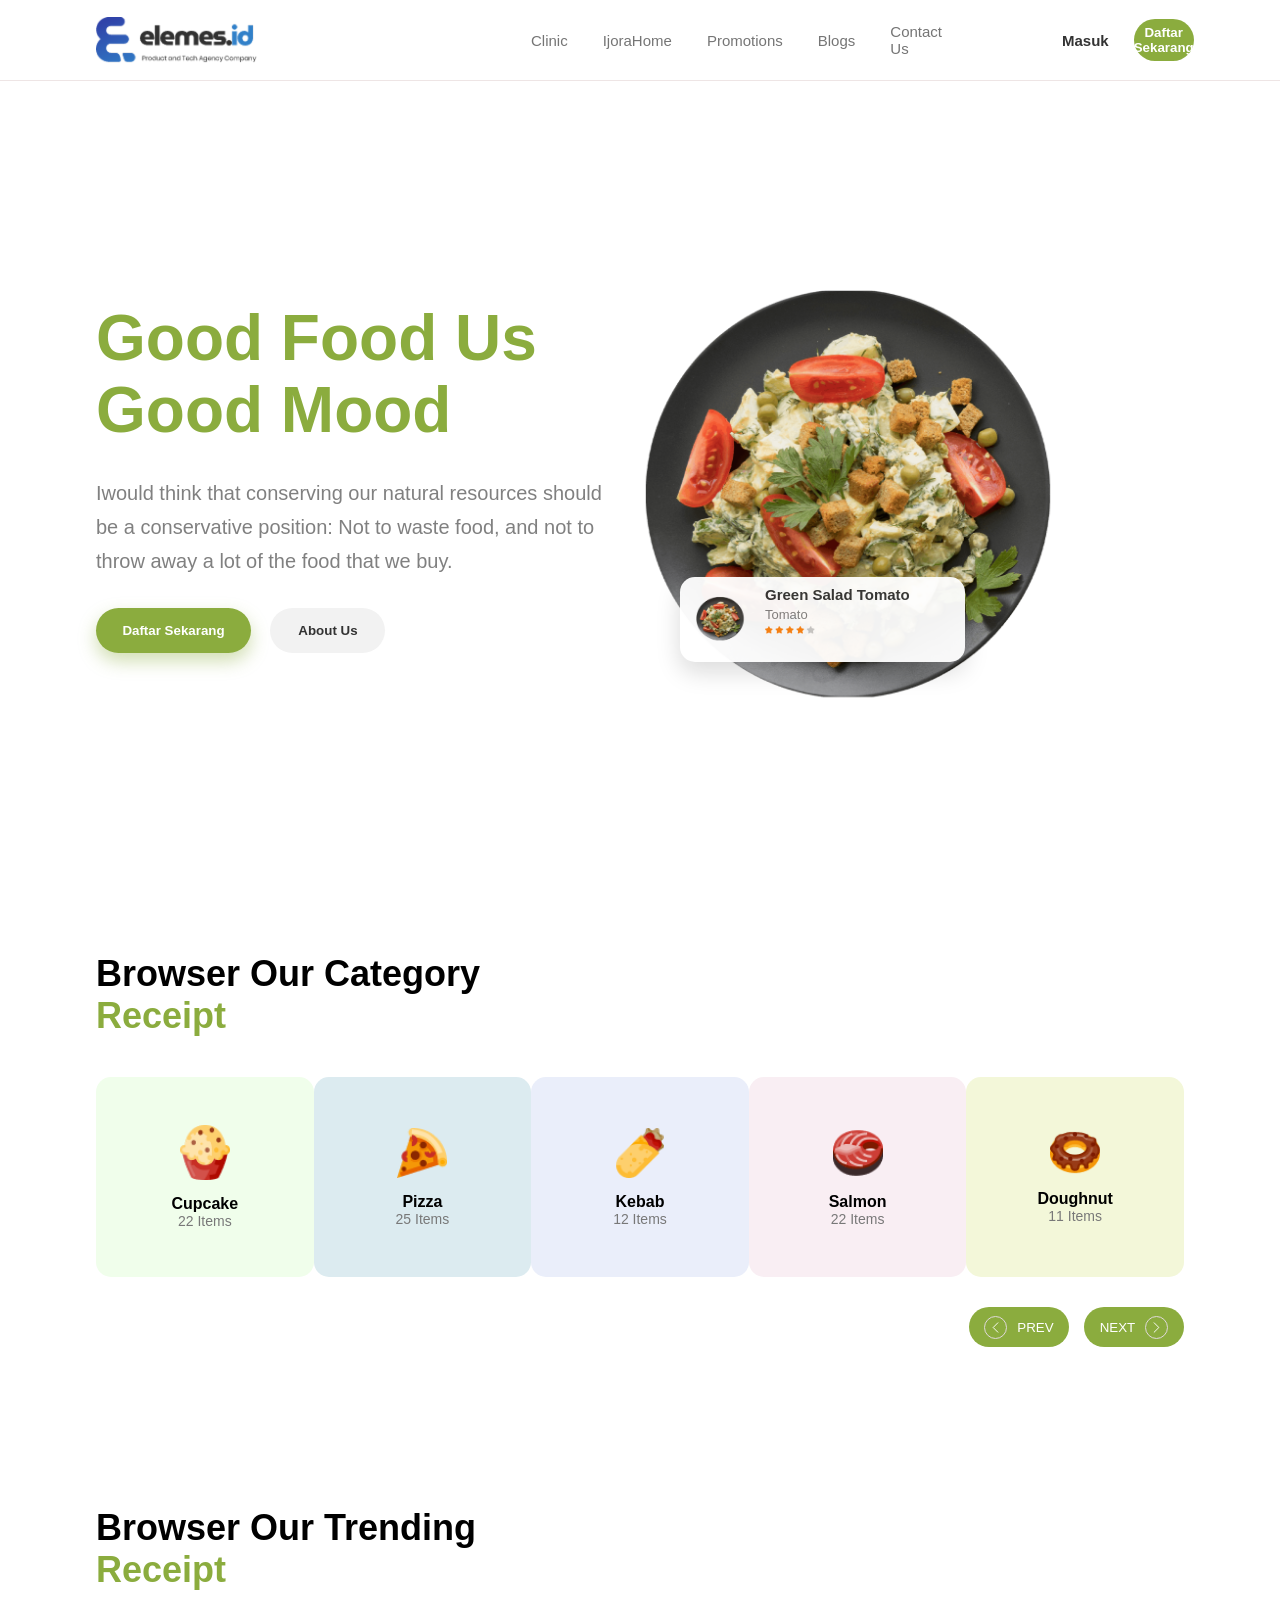
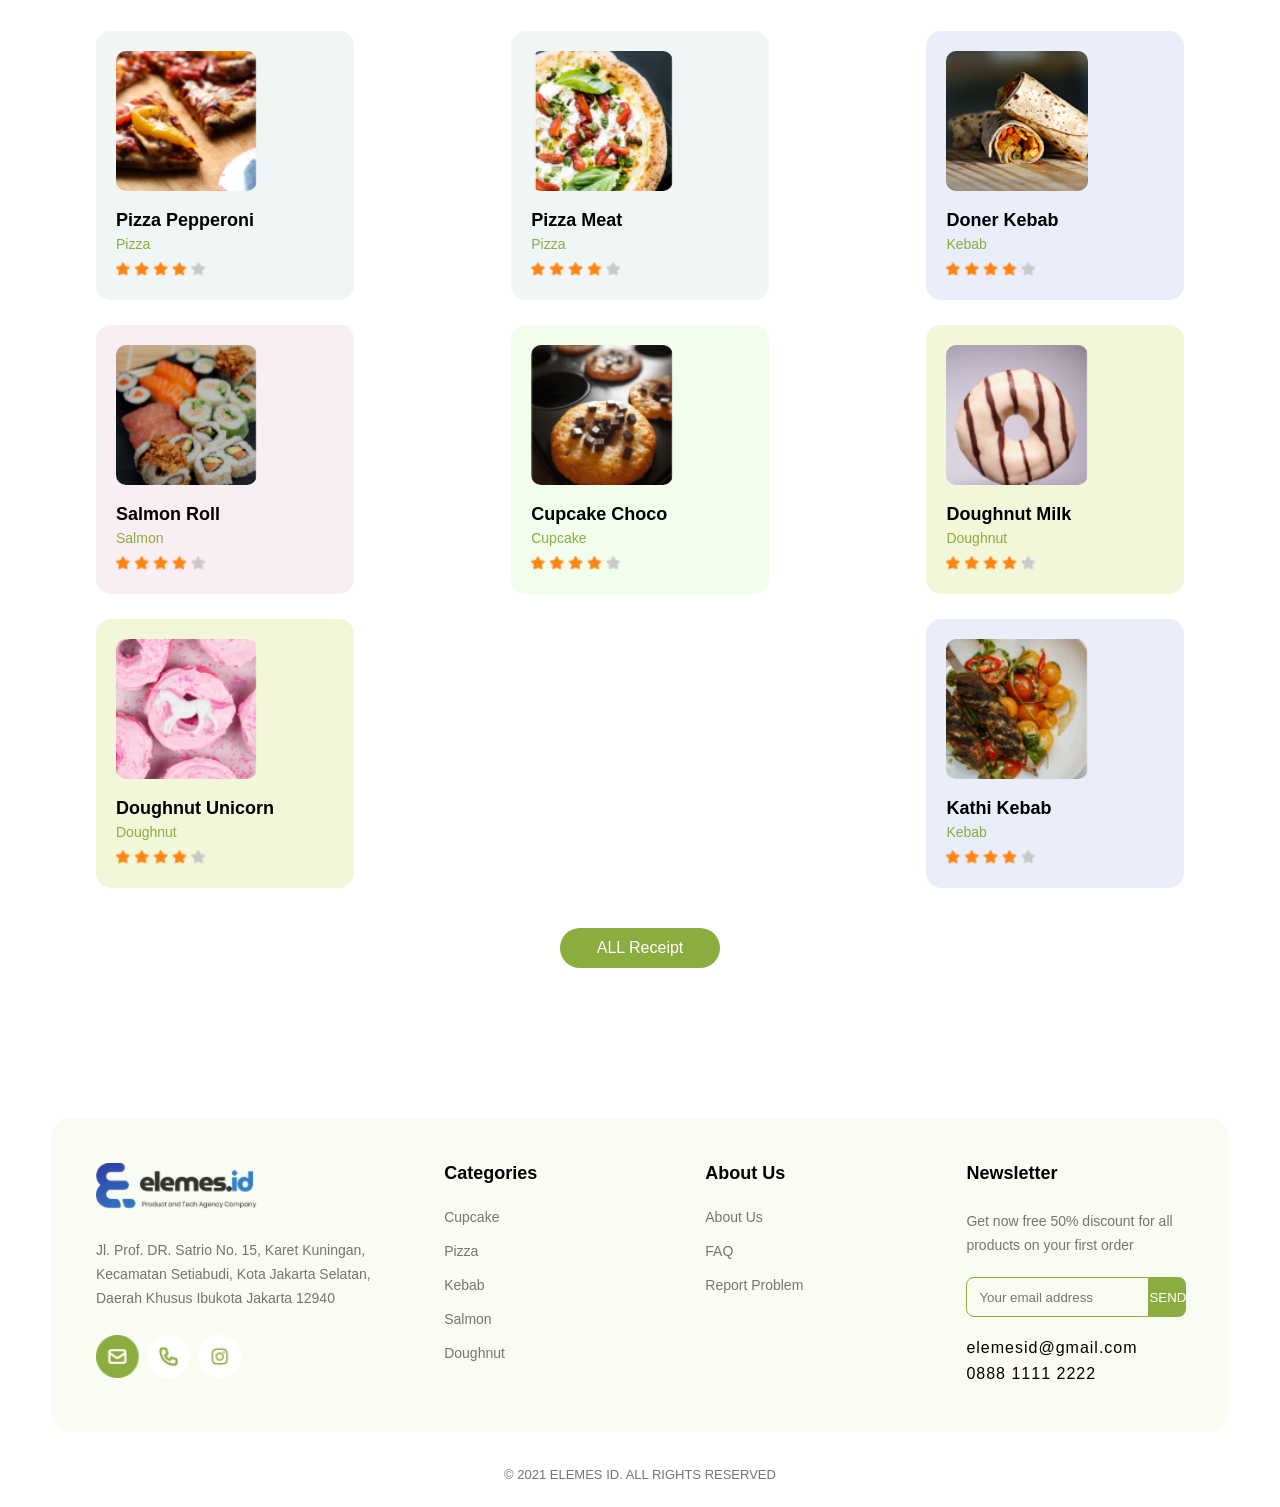
<file: index.html>
<!doctype html>
<html lang="en">
  <head>
    <meta charset="UTF-8" />
    <meta name="viewport" content="width=device-width, initial-scale=1.0" />
    <title>elemes.ID</title>
    <link rel="stylesheet" href="./style.css" />
  </head>
  <body>
    <header>
      <div class="header">
        <img src="./images/image 55.png" alt="" class="logo1" />

        <a href="./vazifai2/vazifa1.html" class="link1">Clinic</a>
        <a href="./vazifai3/vazifa2.html" class="link1">IjoraHome</a>
        <a href="" class="link1">Promotions</a>
        <a href="" class="link1">Blogs</a>
        <a href="" class="link1">Contact Us</a>

        <a href="" class="link2">Masuk</a>

        <button class="button1">Daftar Sekarang</button>
      </div>
    </header>

    <section class="section1">
      <div class="container1">
        <div class="div1">
          <h1 class="title1">
            Good Food Us <br />
            Good Mood
          </h1>

          <p class="subtitle1">
            Iwould think that conserving our natural resources should be a
            conservative position: Not to waste food, and not to throw away a
            lot of the food that we buy.
          </p>

          <button class="button2">Daftar Sekarang</button>
          <button class="button3">About Us</button>
        </div>

        <div class="div2">
          <img src="./images/Mask Group.png" alt="" class="img1" />

          <div class="div3">
            <img src="./images/Mask Group.png" alt="" class="img2" />

            <div>
              <h3 class="title2">Green Salad Tomato</h3>
              <p class="subtitle2">Tomato</p>

              <img src="images/Group 402.png" alt="" class="img3" />
            </div>
          </div>
        </div>
      </div>
    </section>

    <section class="section2">
      <div class="container2">
        <h1 class="title3">
          Browser Our Category <br />
          <span class="span1">Receipt</span>
        </h1>

        <div class="div4">
          <div class="div5" style="background-color: rgba(240, 254, 235, 1)">
            <img src="./images/cupcake.png" class="img3" />
            <p class="parag2">Cupcake</p>
            <p class="parag3">22 Items</p>
          </div>

          <div class="div6">
            <img src="./images/pizza 1.png" class="img3" />
            <p class="parag2">Pizza</p>
            <p class="parag3">25 Items</p>
          </div>

          <div class="div5" style="background-color: rgba(234, 238, 250, 1)">
            <img src="./images/kebab 1.png" class="img3" />
            <p class="parag2">Kebab</p>
            <p class="parag3">12 Items</p>
          </div>

          <div class="div5" style="background-color: rgba(249, 238, 243, 1)">
            <img src="./images/salmon 1.png" class="img3" />
            <p class="parag2">Salmon</p>
            <p class="parag3">22 Items</p>
          </div>

          <div class="div5" style="background-color: rgba(243, 247, 217, 1)">
            <img src="./images/doughnut 1.png" class="img3" />
            <p class="parag2">Doughnut</p>
            <p class="parag3">11 Items</p>
          </div>
        </div>

        <div class="div7">
          <button class="button4">
            <svg
              xmlns="http://www.w3.org/2000/svg"
              fill="none"
              viewBox="0 0 24 24"
              stroke-width="1.5"
              stroke="currentColor"
              class="icon1"
            >
              <path
                stroke-linecap="round"
                stroke-linejoin="round"
                d="M15.75 19.5 8.25 12l7.5-7.5"
              />
            </svg>
            PREV
          </button>
          <button class="button4">
            NEXT
            <svg
              xmlns="http://www.w3.org/2000/svg"
              fill="none"
              viewBox="0 0 24 24"
              stroke-width="1.5"
              stroke="currentColor"
              class="icon1"
            >
              <path
                stroke-linecap="round"
                stroke-linejoin="round"
                d="m8.25 4.5 7.5 7.5-7.5 7.5"
              />
            </svg>
          </button>
        </div>
      </div>
    </section>

    <section class="section3">
      <div class="container3">
        <h1 class="title4">
          Browser Our Trending <br />
          <span class="span1">Receipt</span>
        </h1>

        <div class="div8">
          <div class="div9">
            <img src="./images/pizza peperoni.png" class="img4" />

            <h3 class="title5">Pizza Pepperoni</h3>
            <p class="parag4">Pizza</p>

            <img src="./images/Group 402.png" class="img5" />
          </div>

          <div class="div9">
            <img src="./images/pizza meat.png" class="img4" />

            <h3 class="title5">Pizza Meat</h3>
            <p class="parag4">Pizza</p>

            <img src="./images/Group 402.png" class="img5" />
          </div>

          <div class="div9" style="background-color: rgba(234, 238, 250, 1)">
            <img src="./images/shaurma.png" class="img4" />

            <h3 class="title5">Doner Kebab</h3>
            <p class="parag4">Kebab</p>

            <img src="./images/Group 402.png" class="img5" />
          </div>

          <div class="div9" style="background-color: rgba(249, 238, 243, 1)">
            <img src="./images/salmon roll.png" class="img4" />

            <h3 class="title5">Salmon Roll</h3>
            <p class="parag4">Salmon</p>

            <img src="./images/Group 402.png" class="img5" />
          </div>

          <div class="div9" style="background-color: rgba(240, 254, 235, 1)">
            <img src="./images/cupcake choko.png" class="img4" />

            <h3 class="title5">Cupcake Choco</h3>
            <p class="parag4">Cupcake</p>

            <img src="./images/Group 402.png" class="img5" />
          </div>

          <div class="div9" style="background-color: rgba(243, 247, 217, 1)">
            <img src="./images/doughnat milk.png" class="img4" />

            <h3 class="title5">Doughnut Milk</h3>
            <p class="parag4">Doughnut</p>

            <img src="./images/Group 402.png" class="img5" />
          </div>

          <div class="div9" style="background-color: rgba(243, 247, 217, 1)">
            <img src="./images/doughnat unicorn.png" class="img4" />

            <h3 class="title5">Doughnut Unicorn</h3>
            <p class="parag4">Doughnut</p>

            <img src="./images/Group 402.png" class="img5" />
          </div>

          <div class="div9" style="background-color: rgba(234, 238, 250, 1)">
            <img src="./images/kathi kabab.png" class="img4" />

            <h3 class="title5">Kathi Kebab</h3>
            <p class="parag4">Kebab</p>

            <img src="./images/Group 402.png" class="img5" />
          </div>
        </div>

        <div class="div10">
          <button class="button5">ALL Receipt</button>
        </div>
      </div>
    </section>

    <footer>
      <div class="container4">
        <div class="div11">
          <img src="./images/image 55.png" class="logo2" />

          <p class="parag5">
            Jl. Prof. DR. Satrio No. 15, Karet Kuningan, Kecamatan Setiabudi,
            Kota Jakarta Selatan, Daerah Khusus Ibukota Jakarta 12940
          </p>

          <div class="div12">

            <img src="./images/Frame 442.png" class="img6" />
          </div>
        </div>

        <div class="div13">
          <h3 class="title6">Categories</h3>

          <a href="" class="link3">Cupcake</a>
          <a href="" class="link3">Pizza</a>
          <a href="" class="link3">Kebab</a>
          <a href="" class="link3">Salmon</a>
          <a href="" class="link3">Doughnut</a>
        </div>

        <div class="div13">
          <h3 class="title6">About Us</h3>

          <a href="" class="link3">About Us</a>
          <a href="" class="link3">FAQ</a>
          <a href="" class="link3">Report Problem</a>
        </div>

        <div class="div13">
          <h3 class="title6">Newsletter</h3>

          <p class="parag6">
            Get now free 50% discount for all products on your first order
          </p>

          <div class="div14">
            <input type="text" placeholder="Your email address" class="input1"/>
            <button class="button6">SEND</button>
          </div>

          <p class="parag7">elemesid@gmail.com</p>
          <p class="parag7"> 0888 1111 2222 </p>
        </div>
      </div>

      <p class="parag8">© 2021 ELEMES ID. ALL RIGHTS RESERVED</p>
    </footer>
  </body>
</html>
</file>
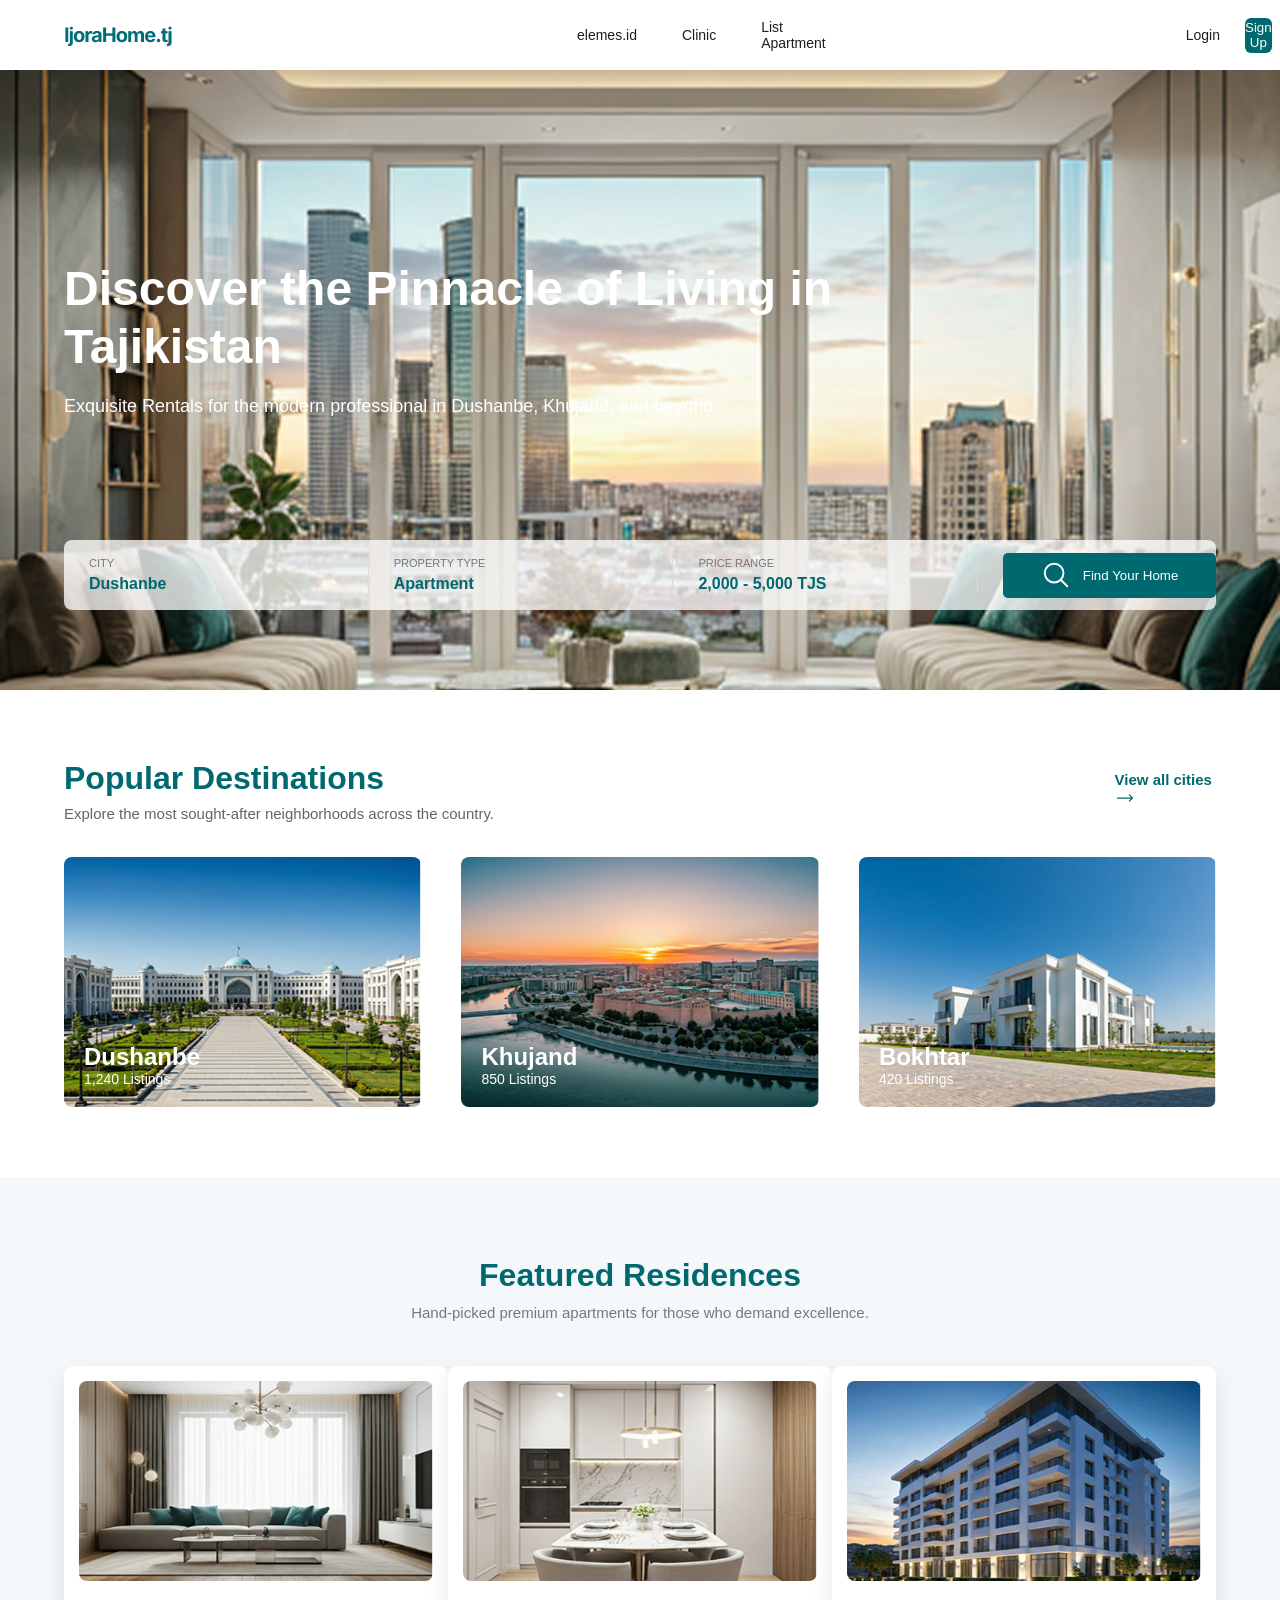
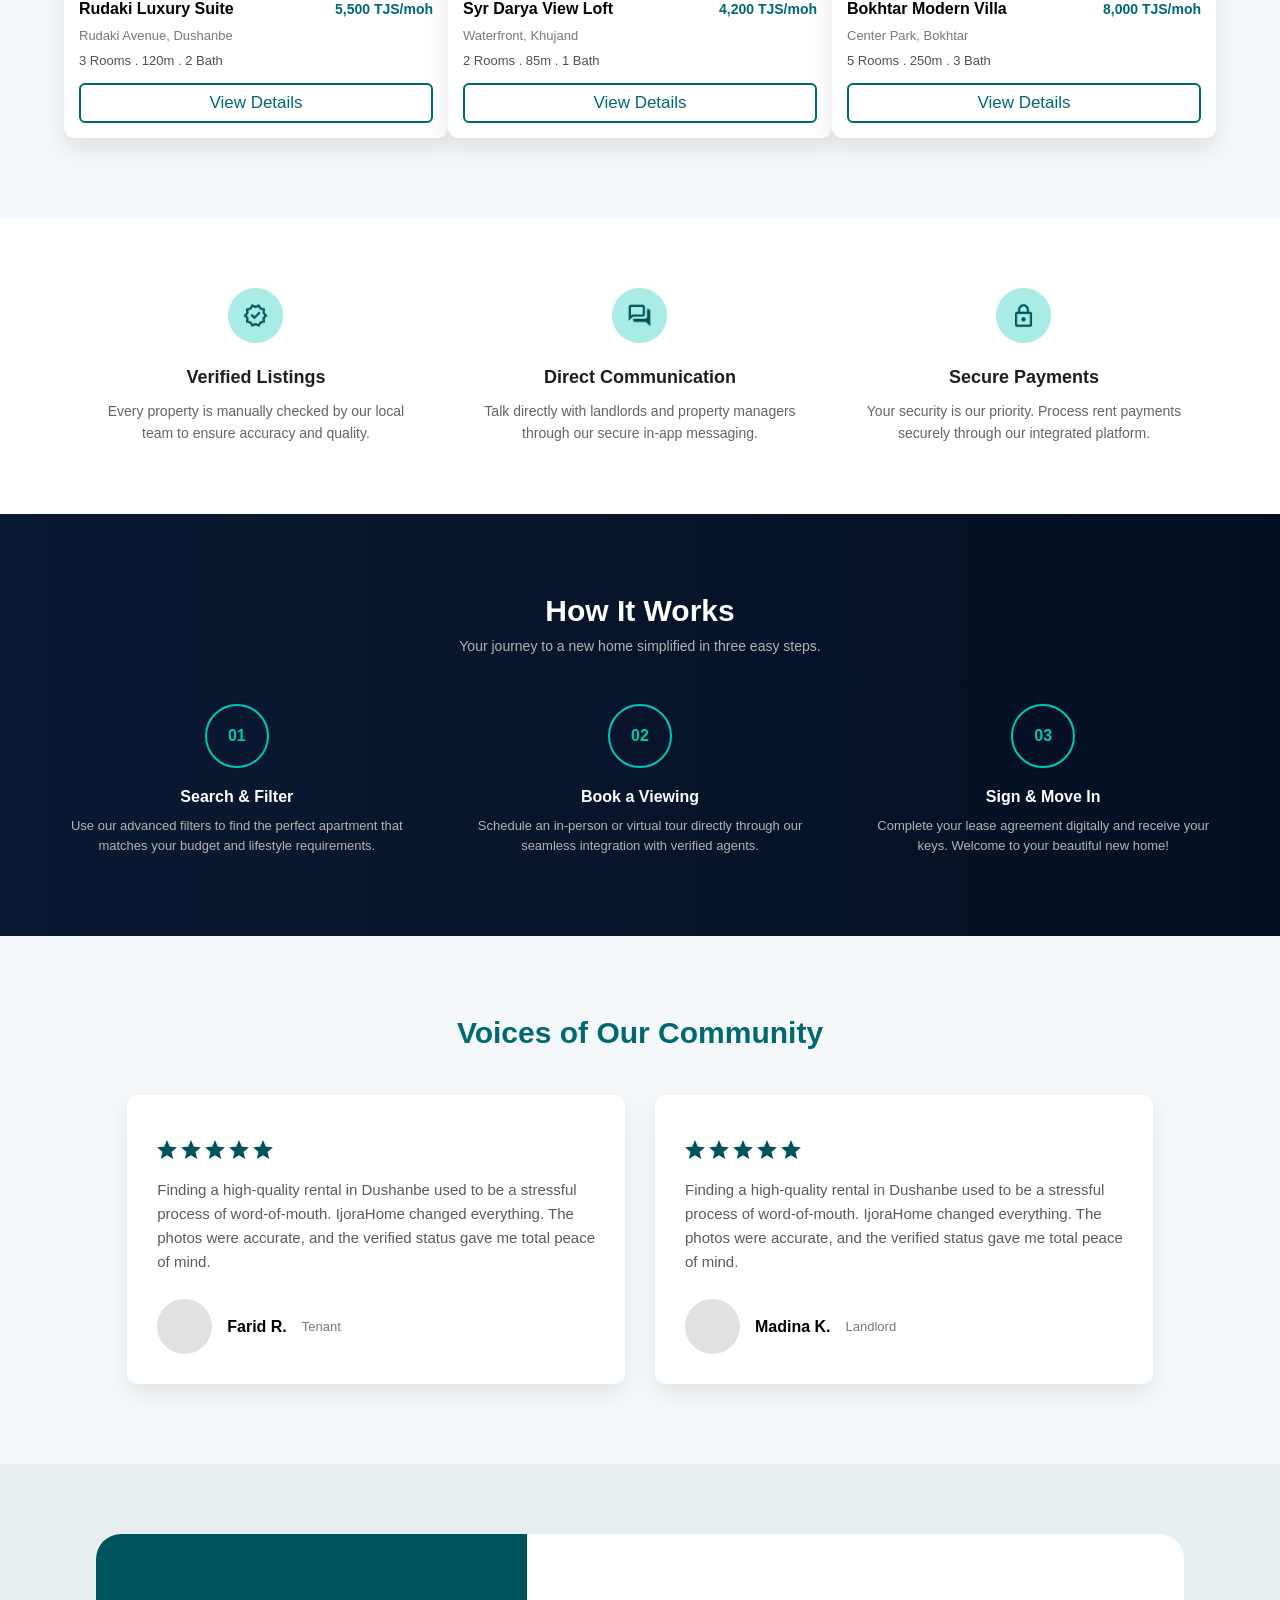
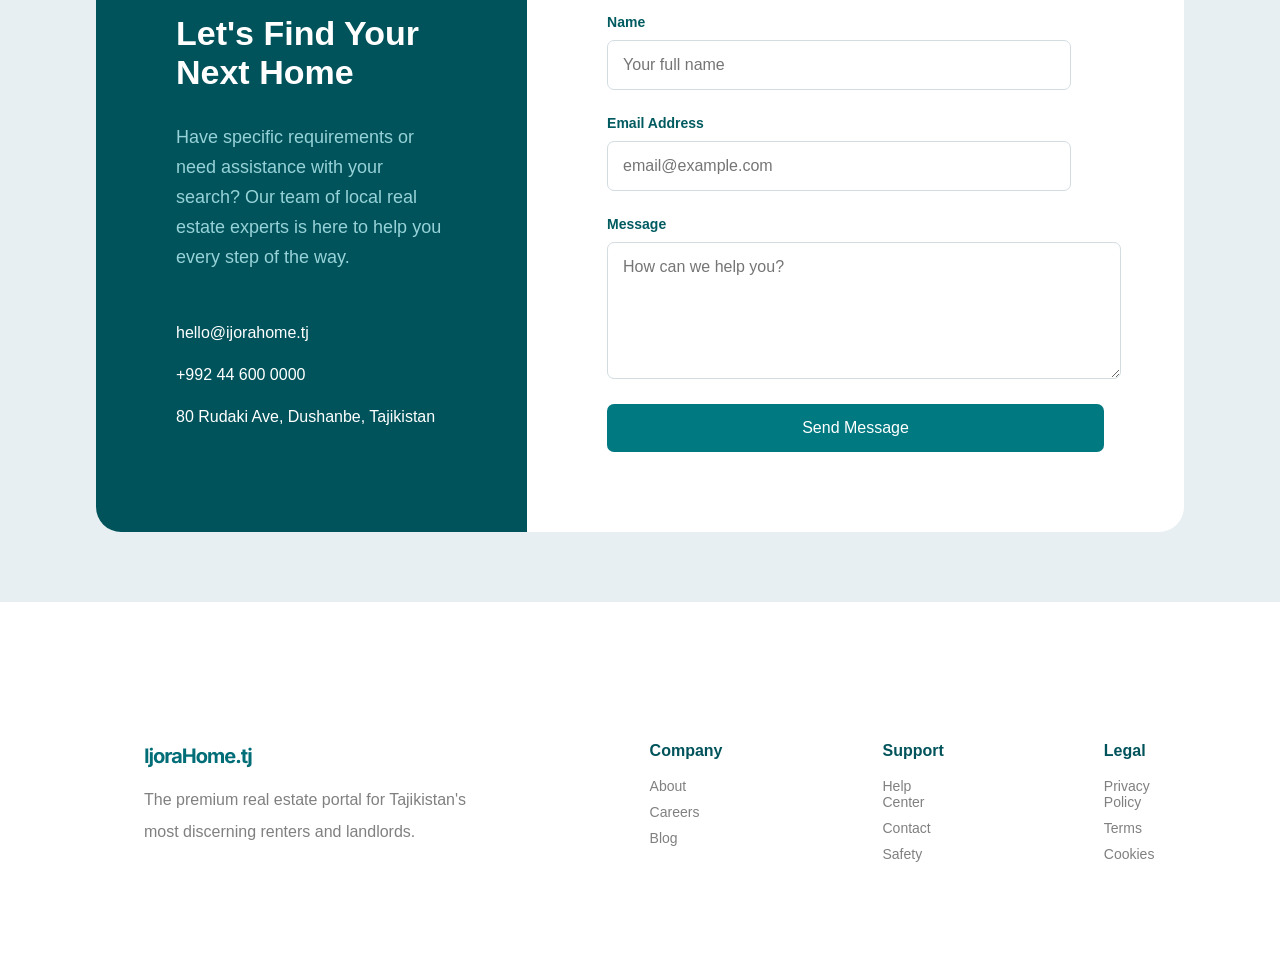
<file: vazifai3/vazifa2.html>
<!doctype html>
<html lang="en">
  <head>
    <meta charset="UTF-8" />
    <meta name="viewport" content="width=device-width, initial-scale=1.0" />
    <title>IjoraHome.tj</title>
    <link rel="stylesheet" href="./vazifa2.css" />
  </head>
  <body>
    <header>
      <div class="header">
        <img src="./images3/Container.png" alt="" class="logo1" />

        <a href="../index.html" class="link1">elemes.id</a>
        <a href="../vazifai2/vazifa1.html" class="link1">Clinic</a>
        <a href="" class="link1">List Apartment</a>

        <a href="" class="link2">Login</a>
        <button class="button1">Sign Up</button>
      </div>

      <svg
        xmlns="http://www.w3.org/2000/svg"
        fill="none"
        viewBox="0 0 24 24"
        stroke-width="1.5"
        stroke="currentColor"
        class="icon1"
      >
        <path
          stroke-linecap="round"
          stroke-linejoin="round"
          d="M3.75 6.75h16.5M3.75 12h16.5m-16.5 5.25h16.5"
        />
      </svg>
    </header>
    
    <section class="section1">
      <div class="container1">
        <div class="div1">
          <h1 class="title1">
            Discover the Pinnacle of Living in <br />
            Tajikistan
          </h1>
          
          <p class="parag1">
            Exquisite Rentals for the modern professional in Dushanbe, Khujand,
            and beyond.
          </p>
        </div>

        <div class="div2">
          <div class="div3">
            <p class="parag2">CITY</p>
            <h3 class="title2">Dushanbe</h3>
          </div>

          <div class="div3">
            <p class="parag2">PROPERTY TYPE</p>
            <h3 class="title2">Apartment</h3>
          </div>

          <div class="div3">
            <p class="parag2">PRICE RANGE</p>
            <h3 class="title2">2,000 - 5,000 TJS</h3>
          </div>

          <button class="button2">
            <svg
              xmlns="http://www.w3.org/2000/svg"
              fill="none"
              viewBox="0 0 24 24"
              stroke-width="1.5"
              stroke="currentColor"
              class="icon-search"
            >
              <path
                stroke-linecap="round"
                stroke-linejoin="round"
                d="m21 21-5.197-5.197m0 0A7.5 7.5 0 1 0 5.196 5.196a7.5 7.5 0 0 0 10.607 10.607Z"
              />
            </svg>
            Find Your Home
          </button>
        </div>
      </div>
    </section>

    <section class="section2">
      <div class="container2">
        <div class="div4">
          <div>
            <h1 class="title3">Popular Destinations</h1>
            <p class="parag3">
              Explore the most sought-after neighborhoods across the country.
            </p>
          </div>

          <a href="" class="link3"
            >View all cities
            <svg
              xmlns="http://www.w3.org/2000/svg"
              fill="none"
              viewBox="0 0 24 24"
              stroke-width="1.5"
              stroke="currentColor"
              class="left-arrow"
            >
              <path
                stroke-linecap="round"
                stroke-linejoin="round"
                d="M17.25 8.25 21 12m0 0-3.75 3.75M21 12H3"
              />
            </svg>
          </a>
        </div>

        <div class="div5">
          <div class="div6">
            <img src="./images3/dushnabe.png" class="img1" />
            <div class="div7">
              <h2 class="title4">Dushanbe</h2>
              <p class="parag4">1,240 Listings</p>
            </div>
          </div>

          <div class="div6">
            <img src="./images3/khujand.png" class="img1" />
            <div class="div7">
              <h2 class="title4">Khujand</h2>
              <p class="parag4">850 Listings</p>
            </div>
          </div>

          <div class="div6">
            <img src="./images3/bokhtar.png" class="img1" />
            <div class="div7">
              <h2 class="title4">Bokhtar</h2>
              <p class="parag4">420 Listings</p>
            </div>
          </div>
        </div>
      </div>
    </section>

    <section class="section3">
      <div class="container3">
        <h1 class="title5">Featured Residences</h1>
        <p class="parag5">
          Hand-picked premium apartments for those who demand excellence.
        </p>

        <div class="div8">
          <div class="div9">
            <img src="./images3/home1.png" class="img2" />

            <div class="div10">
              <h3 class="title6">Rudaki Luxury Suite</h3>
              <p class="price1">5,500 TJS/moh</p>
            </div>

            <p class="parag6">Rudaki Avenue, Dushanbe</p>

            <p class="parag7">3 Rooms . 120m . 2 Bath</p>

            <button class="button3">View Details</button>
          </div>

          <div class="div9">
            <img src="./images3/home2.png" class="img2" />

            <div class="div10">
              <h3 class="title6">Syr Darya View Loft</h3>
              <p class="price1">4,200 TJS/moh</p>
            </div>

            <p class="parag6">Waterfront, Khujand</p>

            <p class="parag7">2 Rooms . 85m . 1 Bath</p>

            <button class="button3">View Details</button>
          </div>

          <div class="div9">
            <img src="./images3/home3.png" class="img2" />

            <div class="div10">
              <h3 class="title6">Bokhtar Modern Villa</h3>
              <p class="price1">8,000 TJS/moh</p>
            </div>

            <p class="parag6">Center Park, Bokhtar</p>

            <p class="parag7">5 Rooms . 250m . 3 Bath</p>

            <button class="button3">View Details</button>
          </div>
        </div>
      </div>
    </section>

    <section class="section4">
      <div class="container4">
        <div class="div11">
          <img src="./images3/logo1.png" class="img3" />

          <h3 class="title7">Verified Listings</h3>

          <p class="parag8">
            Every property is manually checked by our local team to ensure
            accuracy and quality.
          </p>
        </div>

        <div class="div11">
          <img src="./images3/logo2.png" class="img3" />

          <h3 class="title7">Direct Communication</h3>

          <p class="parag8">
            Talk directly with landlords and property managers through our
            secure in-app messaging.
          </p>
        </div>

        <div class="div11">
          <img src="./images3/logo3.png" class="img3" />

          <h3 class="title7">Secure Payments</h3>

          <p class="parag8">
            Your security is our priority. Process rent payments securely
            through our integrated platform.
          </p>
        </div>
      </div>
    </section>

    <section class="section5">
      <div class="container5">
        <h1 class="title8">How It Works</h1>
        <p class="parag9">
          Your journey to a new home simplified in three easy steps.
        </p>

        <div class="div12">
          <div class="div13">
            <div class="circle1">01</div>

            <h3 class="title9">Search & Filter</h3>
            <p class="parag10">
              Use our advanced filters to find the perfect apartment that
              matches your budget and lifestyle requirements.
            </p>
          </div>

          <div class="div13">
            <div class="circle1">02</div>

            <h3 class="title9">Book a Viewing</h3>
            <p class="parag10">
              Schedule an in-person or virtual tour directly through our
              seamless integration with verified agents.
            </p>
          </div>

          <div class="div13">
            <div class="circle1">03</div>

            <h3 class="title9">Sign & Move In</h3>
            <p class="parag10">
              Complete your lease agreement digitally and receive your keys.
              Welcome to your beautiful new home!
            </p>
          </div>
        </div>
      </div>
    </section>

    <section class="section6">
      <div class="container6">
        <h1 class="title10">Voices of Our Community</h1>

        <div class="div14">
          <div class="div15">
            <img src="./images3/sitoraho.png" class="img4" />

            <p class="parag11">
              Finding a high-quality rental in Dushanbe used to be a stressful
              process of word-of-mouth. IjoraHome changed everything. The photos
              were accurate, and the verified status gave me total peace of
              mind.
            </p>

            <div class="div16">
              <div class="user"></div>
              <h3 class="title11">Farid R.</h3>
              <p class="parag12">Tenant</p>
            </div>
          </div>

          <div class="div15">
            <img src="./images3/sitoraho.png" class="img4" />

            <p class="parag11">
              Finding a high-quality rental in Dushanbe used to be a stressful
              process of word-of-mouth. IjoraHome changed everything. The photos
              were accurate, and the verified status gave me total peace of
              mind.
            </p>

            <div class="div16">
              <div class="user"></div>
              <h3 class="title11">Madina K.</h3>
              <p class="parag12">Landlord</p>
            </div>
          </div>
        </div>
      </div>
    </section>

    <section class="section7">
      <div class="container7">
        <div class="div17">
          <h1 class="title12">Let's Find Your Next Home</h1>

          <p class="parag13">
            Have specific requirements or need assistance with your search? Our
            team of local real estate experts is here to help you every step of
            the way.
          </p>

          <p class="parag14">hello@ijorahome.tj</p>
          <p class="parag14">+992 44 600 0000</p>
          <p class="parag14">80 Rudaki Ave, Dushanbe, Tajikistan</p>
        </div>

        <div class="div18">
          <p class="parag15">Name</p>
          <input type="text" placeholder="Your full name" class="input1" />

          <p class="parag15">Email Address</p>
          <input type="text" placeholder="email@example.com" class="input1" />

          <p class="parag15">Message</p>
          <textarea
            placeholder="How can we help you?"
            class="input2"
          ></textarea>

          <button class="button4">Send Message</button>
        </div>
      </div>
    </section>

    <footer>
      <div class="container8">
        <div class="div17" style="background-color: white">
          <img src="./images3/Container.png" alt="" class="logo1" />

          <p class="parag14" style="color: grey">
            The premium real estate portal for Tajikistan's most discerning
            renters and landlords.
          </p>
        </div>

        <div class="div18">
          <h3 class="title13">Company</h3>

          <a href="" class="link4">About</a>
          <a href="" class="link4">Careers</a>
          <a href="" class="link4">Blog</a>
        </div>

        <div class="div18">
          <h3 class="title13">Support</h3>

          <a href="" class="link4">Help Center</a>
          <a href="" class="link4">Contact</a>
          <a href="" class="link4">Safety</a>
        </div>

        <div class="div18">
          <h3 class="title13">Legal</h3>

          <a href="" class="link4">Privacy Policy</a>
          <a href="" class="link4">Terms</a>
          <a href="" class="link4">Cookies</a>
        </div>
      </div>
    </footer>
  </body>
</html>
</file>
<file: style.css>
* {
  margin: 0;
  padding: 0;
  font-family: Arial, Helvetica, sans-serif;
}
header {
  width: 100%;
  height: 80px;
  border-bottom: 1px solid rgb(238, 229, 229);
}
.header {
  width: 85%;
  height: 100%;
  margin: auto;
  display: flex;
  align-items: center;
}
.logo1 {
  width: 190px;
  margin-right: 210px;
}
.link1 {
  text-decoration: none;
  color: rgba(117, 117, 117, 1);
  font-size: 15px;
  margin-left: 35px;
}
.link2 {
  text-decoration: none;
  color: rgba(51, 51, 51, 1);
  font-size: 15px;
  margin-left: 120px;
  font-weight: bold;
}
.button1 {
  width: 150px;
  height: 42px;
  background-color: rgba(139, 172, 62, 1);
  color: white;
  border: none;
  border-radius: 25px;
  margin-left: 25px;
  font-weight: bold;
}
.section1 {
  /* background-image: url("images/bg-img1.jpg");
  background-repeat: no-repeat;
  background-position: center;
  background-size: cover; */
  width: 100%;
  height: 88vh;
}
.container1 {
  width: 85%;
  height: 100%;
  margin: auto;
  display: flex;
  align-items: center;
  justify-content: space-between;
}
.div1 {
  width: 45%;
}
.title1 {
  font-size: 64px;
  line-height: 72px;
  color: rgba(139, 172, 62, 1);
  padding-bottom: 30px;
}
.subtitle1 {
  width: 520px;
  font-size: 20px;
  line-height: 34px;
  color: grey;
  padding-bottom: 30px;
}
.button2 {
  width: 155px;
  height: 45px;
  background-color: rgba(139, 172, 62, 1);
  color: white;
  border: none;
  border-radius: 25px;
  font-weight: bold;
  box-shadow: 0px 8px 18px rgba(139, 172, 62, 0.4);
}
.button3 {
  width: 115px;
  height: 45px;
  background-color: rgba(242, 242, 242, 1);
  color: rgba(51, 51, 51, 1);
  border: none;
  border-radius: 25px;
  font-weight: bold;
  margin-left: 15px;
}
.div2 {
  width: 50%;
  height: 520px;
  position: relative;
}
.img1 {
  width: 470px;
  position: absolute;
  right: 80px;
  top: 25px;
  z-index: 1;
}
.div3 {
  width: 270px;
  height: 85px;
  background-color: white;
  border-radius: 15px;
  display: flex;
  align-items: center;
  gap: 15px;
  padding-left: 15px;
  position: absolute;
  left: 40px;
  bottom: 75px;
  z-index: 2;
  box-shadow: 0px 10px 25px rgba(0, 0, 0, 0.15);
  opacity: 95%;
}
.img2 {
  width: 55px;
  height: 55px;
  border-radius: 50%;
}
.title2 {
  font-size: 15px;
  color: rgba(51, 51, 51, 1);
}
.subtitle2 {
  font-size: 13px;
  color: grey;
  padding: 4px 0;
}
.img3 {
}
.section2 {
  width: 100%;
  padding: 80px 0;
}
.container2 {
  width: 85%;
  margin: auto;
}
.title3 {
  font-size: 36px;
  color: black;
  padding-bottom: 40px;
}
.span1 {
  color: rgb(139, 172, 62);
}
.div4 {
  display: flex;
  justify-content: space-between;
}
.div5 {
  width: 245px;
  height: 200px;
  border-radius: 15px;
  display: flex;
  flex-direction: column;
  align-items: center;
  justify-content: center;
  transition: 0.3s;
}
.div6 {
  width: 245px;
  height: 200px;
  border-radius: 15px;
  display: flex;
  flex-direction: column;
  align-items: center;
  justify-content: center;
  transition: 0.3s;
}
.div6 {
  background-color: rgb(220, 235, 240);
}
.div5:hover {
  transform: translateY(-5px);
}
.div6:hover {
  transform: translateY(-5px);
}
.img3 {
  width: 50px;
  margin-bottom: 15px;
}
.parag2 {
  font-size: 16px;
  color: black;
  font-weight: bold;
}
.parag3 {
  font-size: 14px;
  color: rgb(120, 120, 120);
}
.div7 {
  display: flex;
  justify-content: flex-end;
  gap: 15px;
  margin-top: 30px;
}
.button4 {
  width: 100px;
  height: 40px;
  background-color: rgb(139, 172, 62, 1);
  color: white;
  border: none;
  border-radius: 20px;
  display: flex;
  align-items: center;
  justify-content: center;
  gap: 10px;
}
.icon1 {
  max-width: 15px;
  padding: 3px;
  border: 1px solid rgb(224, 217, 217);
  border-radius: 50%;
}
.section3 {
  width: 100%;
  padding: 80px 0;
}
.container3 {
  width: 85%;
  margin: auto;
}
.title4 {
  font-size: 36px;
  color: black;
  padding-bottom: 40px;
}
.div8 {
  display: flex;
  flex-wrap: wrap;
  justify-content: space-between;
  gap: 25px;
}
.div9 {
  width: 20%;
  border-radius: 15px;
  padding: 20px;
  background-color: rgb(240, 245, 245);
}
.div9:hover {
  transform: translateY(-9px);
}
.img4 {
  width: 65%;
  height: 140px;
  border-radius: 10px;
  margin-bottom: 15px;
}
.title5 {
  font-size: 18px;
  color: black;
}
.parag4 {
  font-size: 14px;
  color: rgb(139, 172, 62);
  padding: 5px 0;
}
.img5 {
  width: 90px;
  margin-top: 5px;
}
.div10 {
  display: flex;
  justify-content: center;
  margin-top: 40px;
}
.button5 {
  width: 160px;
  height: 40px;
  background-color: rgb(139, 172, 62);
  color: white;
  border: none;
  border-radius: 20px;
  font-size: 16px;
}
footer {
  width: 100%;
  padding: 70px 0 25px 0;
}
.container4 {
  width: 85%;
  margin: auto;
  background-color: rgb(249, 252, 242);
  border-radius: 20px;
  display: flex;
  justify-content: space-between;
  padding: 45px;
}
.div11 {
  width: 28%;
}
.logo2 {
  width: 190px;
  margin-bottom: 25px;
}
.parag5 {
  font-size: 14px;
  color: rgb(117, 117, 117);
  line-height: 24px;
  padding-bottom: 25px;
}
.div12 {
  display: flex;
  gap: 15px;
}
.img6 {
  width: 145px;
}
.div13 {
  width: 20%;
  display: flex;
  flex-direction: column;
}
.title6 {
  font-size: 18px;
  color: black;
  padding-bottom: 25px;
}
.link3 {
  text-decoration: none;
  color: rgb(117, 117, 117);
  font-size: 14px;
  margin-bottom: 18px;
}
.parag6 {
  font-size: 14px;
  color: rgb(117, 117, 117);
  line-height: 24px;
  padding-bottom: 20px;
}
.div14 {
  display: flex;
  margin-bottom: 18px;
}
.input1 {
  width: 170px;
  height: 38px;
  background-color: inherit;
  border: 1px solid rgb(139, 172, 62);
  border-radius: 8px 0 0 8px;
  padding-left: 12px;
}
.button6 {
  width: 65px;
  height: 40px;
  background-color: rgb(139, 172, 62);
  color: white;
  border: none;
  border-radius: 0 8px 8px 0;
}
.parag7 {
  font-size: 16px;
  letter-spacing: 1px;
  line-height: 26px;
}
.parag8 {
  text-align: center;
  font-size: 13px;
  color: rgb(117, 117, 117);
  padding-top: 35px;
}
@media (max-width: 630px) {
  header {
    height: 65px;
  }
  .header {
    width: 90%;
    justify-content: space-between;
  }
  .logo1 {
    width: 120px;
    margin-right: 0;
  }
  .link1, .link2 {
    display: none;
  }
  .button1 {
    width: 120px;
    height: 32px;
    font-size: 11px;
    margin-left: 0;
  }
  .section1 {
    height: auto;
    padding-bottom: 40px;
  }
  .container1 {
    width: 90%;
    display: block;
    position: relative;
  }
  .div1 {
    width: 100%;
  }
  .title1 {
    font-size: 34px;
    line-height: 42px;
    padding-top: 25px;
    padding-bottom: 25px;
  }
  .div2 {
    width: 100%;
    height: 280px;
    position: relative;
  }
  .img1 {
    width: 260px;
    right: 35px;
    top: 10px;
  }
  .div3 {
    width: 210px;
    height: 60px;
    left: 85px;
    bottom: 20px;
  }
  .img2 {
    width: 45px;
    height: 45px;
  }
  .title2 {
    font-size: 11px;
  }
  .subtitle2 {
    font-size: 10px;
  }
  .div3 .img3 {
    width: 70px;
    margin-bottom: 0;
  }
  .subtitle1 {
    width: 100%;
    font-size: 13px;
    line-height: 22px;
    padding-bottom: 25px;
  }
  .button2 {
    width: 120px;
    height: 34px;
    font-size: 10px;
  }
  .button3 {
    width: 90px;
    height: 34px;
    font-size: 10px;
  }
  .section2 {
    padding: 40px 0;
  }
  .container2 {
    width: 90%;
  }
  .title3 {
    font-size: 22px;
    line-height: 28px;
    padding-bottom: 25px;
  }
  .div4 {
    overflow-x: auto;
    justify-content: flex-start;
    gap: 15px;
  }
  .div5, .div6 {
    min-width: 130px;
    height: 120px;
  }
  .div5 .img3,
  .div6 .img3 {
    width: 35px;
    margin-bottom: 10px;
  }
  .parag2 {
    font-size: 12px;
  }
  .parag3 {
    font-size: 10px;
  }
  .div7 {
    display: none;
  }
  .section3 {
    padding: 40px 0;
  }
  .container3 {
    width: 90%;
  }
  .title4 {
    font-size: 22px;
    line-height: 28px;
    padding-bottom: 25px;
  }
  .div8 {
    display: block;
  }
  .div9 {
    width: auto;
    margin-bottom: 20px;
    padding: 20px;
  }
  .img4 {
    width: 90px;
    height: 90px;
  }
  .title5 {
    font-size: 18px;
  }
  .parag4 {
    font-size: 13px;
  }
  .img5 {
    width: 85px;
  }
  .div10 {
    display: none;
  }
  footer {
    display: none;
  }
}
</file>
<file: vazifai3/vazifa2.css>
* {
  margin: 0;
  padding: 0;
  font-family: Arial, Helvetica, sans-serif;
}
header {
  width: 100%;
  height: 70px;
  background-color: white;
}
.header {
  width: 90%;
  height: 100%;
  margin: auto;
  display: flex;
  align-items: center;
}
.logo1 {
  margin-right: 360px;
}
.link1 {
  text-decoration: none;
  color: rgb(30, 30, 30);
  font-size: 14px;
  margin-left: 45px;
}
.link2 {
  text-decoration: none;
  color: rgb(30, 30, 30);
  font-size: 14px;
  margin-left: 360px;
}
.button1 {
  width: 90px;
  height: 35px;
  background-color: rgb(0, 105, 112);
  color: white;
  border: none;
  border-radius: 6px;
  margin-left: 25px;
}
.section1 {
  width: 100%;
  height: 620px;
  background-image: url("./images3/bg-img2.png");
  background-size: cover;
  background-position: center;
  position: relative;
}
.container1 {
  width: 90%;
  height: 100%;
  margin: auto;
  position: relative;
}
.div1 {
  position: absolute;
  left: 0;
  top: 190px;
}
.title1 {
  font-size: 48px;
  color: white;
  line-height: 58px;
  padding-bottom: 20px;
}
.parag1 {
  font-size: 18px;
  color: white;
}
.div2 {
  width: 100%;
  height: 70px;
  background-color: rgba(255, 255, 255, 0.76);
  border-radius: 8px;
  position: absolute;
  left: 0;
  bottom: 80px;
  display: flex;
  align-items: center;
}
.div3 {
  width: 25%;
  padding-left: 25px;
  border-right: 1px solid rgb(220, 220, 220);
}
.parag2 {
  font-size: 11px;
  color: rgb(120, 120, 120);
  padding-bottom: 6px;
}
.title2 {
  font-size: 16px;
  color: rgb(0, 105, 112);
}
.button2 {
  width: 220px;
  height: 45px;
  display: flex;
  align-items: center;
  justify-content: center;
  gap: 12px;
  background-color: rgb(0, 105, 112);
  color: white;
  border: none;
  border-radius: 5px;
  margin-left: 25px;
}
.icon-search {
  max-width: 30px;
}
.section2 {
  width: 100%;
  padding: 70px 0;
}
.container2 {
  width: 90%;
  margin: auto;
}
.div4 {
  display: flex;
  justify-content: space-between;
  align-items: center;
  padding-bottom: 35px;
}
.title3 {
  font-size: 32px;
  color: rgb(0, 105, 112);
  padding-bottom: 8px;
}
.parag3 {
  font-size: 15px;
  color: rgb(100, 100, 100);
}
.link3 {
  text-decoration: none;
  color: rgb(0, 105, 112);
  font-size: 15px;
  font-weight: bold;
}
.left-arrow {
  max-width: 20px;
}
.div5 {
  display: flex;
  justify-content: space-between;
}
.div6 {
  width: 31%;
  height: 250px;
  border-radius: 8px;
  overflow: hidden;
  position: relative;
}
.img1 {
  width: 100%;
  height: 100%;
}
.div7 {
  position: absolute;
  left: 20px;
  bottom: 20px;
  z-index: 2;
}
.title4 {
  color: white;
  font-size: 24px;
}
.parag4 {
  color: white;
  font-size: 14px;
}
.section3 {
  width: 100%;
  padding: 80px 0;
  background-color: rgb(245, 248, 250);
}
.container3 {
  width: 90%;
  margin: auto;
  text-align: center;
}
.title5 {
  font-size: 32px;
  color: rgb(0, 105, 112);
  padding-bottom: 10px;
}
.parag5 {
  font-size: 15px;
  color: rgb(120, 120, 120);
  padding-bottom: 45px;
}
.div8 {
  display: flex;
  justify-content: space-between;
}
.div9 {
  width: 31%;
  background-color: white;
  border-radius: 10px;
  padding: 15px;
  position: relative;
  text-align: start;
  box-shadow: 0px 10px 25px rgba(0, 0, 0, 0.1);
}
.img2 {
  width: 100%;
  height: 200px;
  border-radius: 8px;
  margin-bottom: 15px;
}
.div10 {
  display: flex;
  justify-content: space-between;
  align-items: center;
}
.title6 {
  font-size: 16px;
}
.price1 {
  font-size: 14px;
  color: rgb(0, 105, 112);
  font-weight: bold;
}
.parag6 {
  font-size: 13px;
  color: rgb(120, 120, 120);
  padding: 10px 0;
}
.parag7 {
  font-size: 13px;
  color: rgb(80, 80, 80);
  padding-bottom: 15px;
}
.button3 {
  width: 100%;
  height: 40px;
  background-color: white;
  border: 2px solid rgb(0, 105, 112);
  color: rgb(0, 105, 112);
  border-radius: 6px;
  font-size: 17px;
}
.section4 {
  width: 100%;
  padding: 70px 0;
  background-color: white;
}
.container4 {
  width: 90%;
  margin: auto;
  display: flex;
  justify-content: space-around;
  text-align: center;
}
.div11 {
  width: 28%;
}
.img3 {
  width: 55px;
  padding-bottom: 20px;
}
.title7 {
  font-size: 18px;
  color: rgb(30, 30, 30);
  padding-bottom: 12px;
}
.parag8 {
  font-size: 14px;
  line-height: 22px;
  color: rgb(100, 100, 100);
}
.section5 {
  width: 100%;
  padding: 80px 0;
  background: linear-gradient(to right, rgb(10, 25, 50), rgb(5, 15, 35));
  text-align: center;
}
.container5 {
  width: 90%;
  margin: auto;
}
.title8 {
  font-size: 30px;
  color: white;
  padding-bottom: 10px;
}
.parag9 {
  font-size: 14px;
  color: rgb(180, 180, 180);
  padding-bottom: 50px;
}
.div12 {
  display: flex;
  justify-content: space-between;
  position: relative;
}
.div13 {
  width: 30%;
  position: relative;
  z-index: 2;
}
.circle1 {
  width: 60px;
  height: 60px;
  border-radius: 50%;
  border: 2px solid rgb(0, 200, 180);
  color: rgb(0, 200, 180);
  display: flex;
  align-items: center;
  justify-content: center;
  margin: auto;
  margin-bottom: 20px;
  font-weight: bold;
}
.title9 {
  color: white;
  font-size: 16px;
  padding-bottom: 10px;
}
.parag10 {
  color: rgb(180, 180, 180);
  font-size: 13px;
  line-height: 20px;
}
.section6 {
  width: 100%;
  padding: 80px 0;
  background-color: rgb(245, 248, 250);
}
.container6 {
  width: 90%;
  margin: auto;
  text-align: center;
}
.title10 {
  font-size: 30px;
  color: rgb(0, 105, 112);
  padding-bottom: 45px;
}
.div14 {
  display: flex;
  justify-content: center;
  gap: 30px;
}
.div15 {
  width: 38%;
  background-color: white;
  border-radius: 10px;
  padding: 30px;
  text-align: left;
  box-shadow: 0px 10px 25px rgba(0, 0, 0, 0.08);
}
.img4 {
  margin: 15px 0px;
}
.parag11 {
  font-size: 15px;
  line-height: 24px;
  color: rgb(90, 90, 90);
  padding-bottom: 25px;
}
.div16 {
  display: flex;
  align-items: center;
  gap: 15px;
}
.user {
  width: 55px;
  height: 55px;
  border-radius: 50%;
  background-color: rgb(225, 225, 225);
}
.title11 {
  font-size: 16px;
}
.parag12 {
  font-size: 13px;
  color: rgb(120, 120, 120);
}
.section7 {
  width: 100%;
  padding: 70px 0;
  background-color: rgb(231, 239, 242);
}
.container7 {
  width: 85%;
  margin: auto;
  display: flex;
  border-radius: 25px;
  overflow: hidden;
  background-color: white;
}
.div17 {
  width: 45%;
  background-color: #00535b;
  padding: 80px;
}
.title12 {
  font-size: 34px;
  color: white;
  padding-bottom: 30px;
}
.parag13 {
  font-size: 18px;
  line-height: 30px;
  color: rgb(150, 210, 215);
  padding-bottom: 35px;
}
.parag14 {
  font-size: 17px;
  color: white;
  line-height: 50px;
}
.div18 {
  width: 55%;
  padding: 80px;
}
.parag15 {
  font-size: 14px;
  color: rgb(0, 91, 96);
  font-weight: bold;
  padding-bottom: 10px;
}
.input1 {
  width: 90%;
  height: 48px;
  border: 1px solid rgb(210, 220, 225);
  border-radius: 7px;
  padding-left: 15px;
  font-size: 16px;
  margin-bottom: 25px;
}
.input2 {
  width: 100%;
  height: 120px;
  border: 1px solid rgb(210, 220, 225);
  border-radius: 7px;
  padding-left: 15px;
  padding-top: 15px;
  font-size: 16px;
  margin-bottom: 25px;
}
.button4 {
  width: 100%;
  height: 48px;
  background-color: rgb(0, 121, 128);
  color: white;
  border: none;
  border-radius: 7px;
  font-size: 16px;
}
footer {
  width: 100%;
  padding: 60px 0 25px 0;
}
.container8 {
  width: 90%;
  margin: auto;
  display: flex;
  justify-content: space-between;
}
.div17 {
  width: 30%;
}
.logo2 {
  font-size: 24px;
  padding-bottom: 15px;
}
.parag14 {
  font-size: 16px;
  color: white;
  line-height: 32px;
  margin-top: 10px;
}
.div18 {
  display: flex;
  flex-direction: column;
}
.title13 {
  font-size: 16px;
  color: #00535b;
  padding-bottom: 18px;
}
.link4 {
  text-decoration: none;
  font-size: 14px;
  color: grey;
  margin-bottom: 10px;
}
.img5 {
  display: none;
}
.icon1 {
  display: none;
}
@media (max-width: 630px) {
  header {
    height: 70px;
  }
  .header {
    width: 90%;
    justify-content: space-between;
  }
  .logo1 {
    margin-right: 0;
    width: 150px;
  }
  .link1,
  .link2,
  .button1 {
    display: none;
  }
  .icon1 {
    display: block;
    width: 26px;
  }
  .img5 {
    display: block;
    width: 40px;
    height: 40px;
    border-radius: 50%;
  }
  .section1 {
    height: 560px;
  }
  .container1 {
    width: 100%;
  }
  .div1 {
    top: 40px;
    left: 22px;
    background-color: rgba(255, 255, 255, 0.9);
    padding: 28px;
    border-radius: 18px;
    width: 75%;
  }
  .title1 {
    font-size: 34px;
    line-height: 42px;
    color: rgb(0, 91, 96);
  }
  .parag1 {
    display: none;
  }
  .div2 {
    width: 80%;
    height: 100px;
    display: block;
    left: 22px;
    bottom: 140px;
    background-color: rgba(255, 255, 255, 0);
  }
  .div3 {
    width: 100%;
    height: 45px;
    border: none;
    background-color: white;
    border-radius: 8px;
    margin-bottom: 12px;
    padding-left: 15px;
    display: flex;
    align-items: center;
  }
  .parag2 {
    display: none;
  }
  .title2 {
    font-size: 14px;
    color: grey;
  }
  .button2 {
    width: 100%;
    height: 50px;
    margin-left: 0;
    font-size: 16px;
  }
  .section2 {
    padding: 35px 0;
    background-color: rgb(245, 248, 250);
  }
  .container2 {
    width: 90%;
  }
  .div4 {
    padding-bottom: 20px;
  }
  .title3 {
    font-size: 26px;
  }
  .parag3 {
    font-size: 15px;
  }
  .link3 {
    font-size: 14px;
  }
  .div5 {
    overflow-x: auto;
    gap: 18px;
    justify-content: flex-start;
  }
  .div6 {
    min-width: 185px;
    height: 210px;
  }
  .section3 {
    padding: 40px 0;
  }
  .container3 {
    width: 90%;
  }
  .title5 {
    font-size: 26px;
    text-align: left;
  }
  .parag5 {
    display: none;
  }
  .div8 {
    display: block;
  }
  .div9 {
    width: auto;
    margin-bottom: 25px;
  }
  .img2 {
    height: 260px;
  }
  .div10 {
    display: block;
  }
  .title6 {
    font-size: 20px;
  }
  .price1 {
    font-size: 18px;
    padding-top: 6px;
  }
  .button3 {
    height: 48px;
  }
  .section4 {
    padding: 35px 0;
  }
  .container4 {
    width: 90%;
    display: flex;
    flex-wrap: wrap;
    gap: 15px;
  }
  .div11 {
    width: 42%;
    background-color: white;
    border-radius: 10px;
    padding: 18px;
    box-shadow: 0px 10px 25px rgba(0, 0, 0, 0.08);
  }
  .img3 {
    width: 38px;
    padding-bottom: 10px;
  }
  .title7 {
    font-size: 14px;
  }
  .parag8 {
    font-size: 11px;
    line-height: 16px;
  }
  .section5 {
    padding: 45px 0;
    background-color: white;
  }
  .title8 {
    color: rgb(0, 105, 112);
  }
  .parag9 {
    display: none;
  }
  .div12 {
    display: block;
  }
  .div13 {
    width: 100%;
    display: flex;
    gap: 15px;
    text-align: left;
    margin-bottom: 22px;
  }
  .circle1 {
    width: 45px;
    height: 45px;
    margin: 0;
    font-size: 13px;
  }
  .title9 {
    color: rgb(0, 91, 96);
    font-size: 15px;
  }
  .parag10 {
    color: rgb(100, 100, 100);
    font-size: 12px;
    line-height: 18px;
  }
  .section6 {
    padding: 40px 0;
  }
  .container6 {
    width: 90%;
  }
  .title10 {
    font-size: 26px;
  }
  .div14 {
    display: block;
  }
  .div15 {
    width: auto;
    text-align: center;
    margin-bottom: 25px;
  }
  .section6 .div15:nth-child(2) {
    display: none;
  }
  .parag11 {
    font-size: 14px;
    line-height: 22px;
  }
  .div16 {
    justify-content: center;
    display: block;
  }
  .user {
    margin: auto;
  }
  .section7 {
    display: none;
  }
  footer {
    padding: 40px 0;
    background-color: white;
  }
  .container8 {
    width: 90%;
    display: block;
    text-align: center;
  }
  footer .div17 {
    width: 100%;
    background-color: white;
    padding: 0;
  }
  footer .logo1 {
    width: 150px;
    margin: 0 auto 20px auto;
  }
  footer .parag14 {
    color: rgb(100, 100, 100);
    font-size: 13px;
    line-height: 22px;
  }
  footer .div18 {
    width: 100%;
    padding: 0;
    margin-top: 20px;
  }
  .title13 {
    font-size: 14px;
  }
  .link4 {
    font-size: 12px;
  }
  .circle1 {
    display: none;
  }
  .title9 {
    display: none;
  }
  
}
</file>
